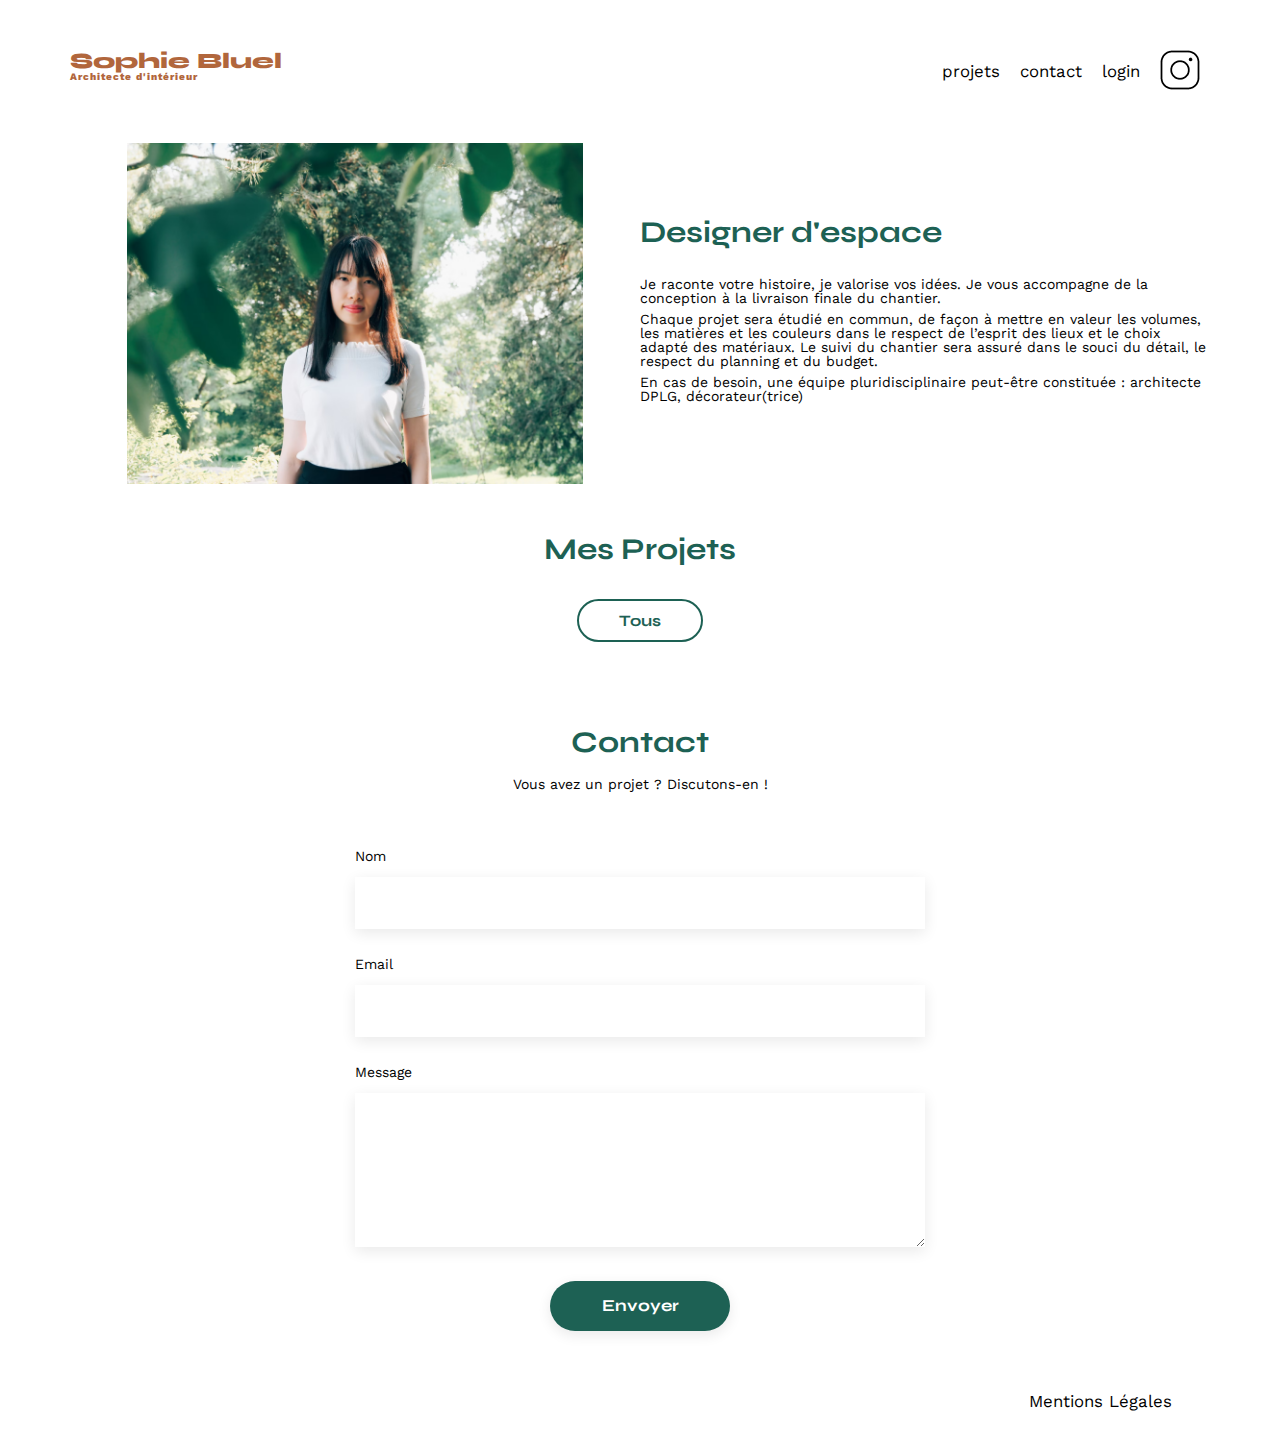
<file: FrontEnd/index.html>
<!DOCTYPE html>
<html lang="fr">
<head>
	<meta charset="UTF-8">
	<title>Sophie Bluel - Architecte d'intérieur</title>
	<meta name="viewport" content="width=device-width, initial-scale=1.0">
	<link rel="preconnect" href="https://fonts.googleapis.com">
	<link rel="preconnect" href="https://fonts.gstatic.com" crossorigin>
	<link href="https://fonts.googleapis.com/css2?family=Syne:wght@700;800&family=Work+Sans&display=swap" rel="stylesheet">
	<meta name="description" content="">
	<link rel="stylesheet" href="./assets/style.css">
	<link rel="stylesheet" href="https://cdnjs.cloudflare.com/ajax/libs/font-awesome/6.5.1/css/all.min.css">

	<!--**** Ajout de la source du script JS qui va être utiliser  -->
	<script src="script.js" defer></script>
</head>
<body>
	<div class="barreEdition">
		<i class="fa-solid fa-pen-to-square"></i>
		<span>Mode edition</span>
	</div>
<header>
	<h1>Sophie Bluel <span>Architecte d'intérieur</span></h1>
	<nav>
		<ul class="navigationLiens">
			<li id="retourProjets"><a>projets</a></li>
			<li><a>contact</a></li>
			<li id="login"><a href="login.html">login</a></li>
			<li>
				<a href="https://www.instagram.com" target="_blank">
				<img src="./assets/icons/instagram.png" alt="Instagram">
				</a>
			</li>
		</ul>
	</nav>
</header>
<main>
	<aside id="modale" class="modale">
		<div class="modale-wrapp">
			<i class="fa-solid fa-xmark fermetureModale"></i>
			<div class="premiereModale">
			    <h2 class="titleModal">Galerie photo</h2>
			    <div class="projetsMinia">
			    </div>
			    <div class="ligneETbtn">
				    <div class="ligneHorizontale"></div>
			        <button class="btnAdd">Ajouter une photo</button>
			    </div>
			</div>
			<div class="deuxiemeModale">
				<i class="fa-solid fa-arrow-left" id="retourPremiereModale"></i>
				<span class="titleModal">Ajout Photo</span>

				<form class="formulaireAjout" id="formulaireAjout">
					<span class="backgroundLogoAjout">
						<i class="fa-regular fa-image logoImage"></i>
						<label class="ajouterFichier" for="inputImage">
							<input type="file" id="inputImage" class="inputImage">
							<span class="ajouterImage">+ Ajouter Photo</span>
						</label>
						<span>jpg, png : 4mo max</span>
					</span>
					<div class="ajoutNewProjet">
						<label for="titreNewProjet">Titre</label>
						<input type="text" id="titreNewProjet">
	
						<label for="categorieNewProjet">Catégorie</label>
						<select id="categorieNewProjet"></select>
						<div class="ligneETajout">
							<div class="ligneHorizontale"></div>
							<button class="btnValiderNewProjet" type="submit">Valider</button>
						</div>
					</div>
					<div id="ErreurFormulaireEnvoie"></div>
				</form>
			</div>
		</div>
	</aside>
	<section id="introduction">
		<figure>
			<img src="./assets/images/sophie-bluel.png" alt="">
		</figure>
		<article>
			<h2>Designer d'espace</h2>
			<p>Je raconte votre histoire, je valorise vos idées. Je vous accompagne de la conception à la livraison finale du chantier.</p>
			<p>Chaque projet sera étudié en commun, de façon à mettre en valeur les volumes, les matières et les couleurs dans le respect de l’esprit des lieux et le choix adapté des matériaux. Le suivi du chantier sera assuré dans le souci du détail, le respect du planning et du budget.</p>
			<p>En cas de besoin, une équipe pluridisciplinaire peut-être constituée : architecte DPLG, décorateur(trice)</p>
		</article>
	</section>

	<section id="portfolio">
			<div class="boutonLogoAdd">
				<a href="#modale">
				     <i class="fa-solid fa-pen-to-square"></i>
				     <span id="modifierProjets">Modifier</span>
				</a>
			</div>
			<h2 id="filtresProjets">Mes Projets</h2>
		<div class="gallery" id="gallery">
		</div>
	</section>

	<section id="contact">
		<h2>Contact</h2>
		<p>Vous avez un projet ? Discutons-en !</p>
		<form action="#" method="post">
			<label for="name">Nom</label>
			<input type="text" name="name" id="name">
			<label for="email">Email</label>
			<input type="email" name="email" id="email">
			<label for="message">Message</label>
			<textarea name="message" id="message" cols="30" rows="10"></textarea>
			<input type="submit" value="Envoyer">
		</form>
	</section>
</main>

<footer>
	<nav>
		<ul>
			<li><a>Mentions Légales</a></li>
		</ul>
	</nav>
</footer>
</body>
</html>
</file>
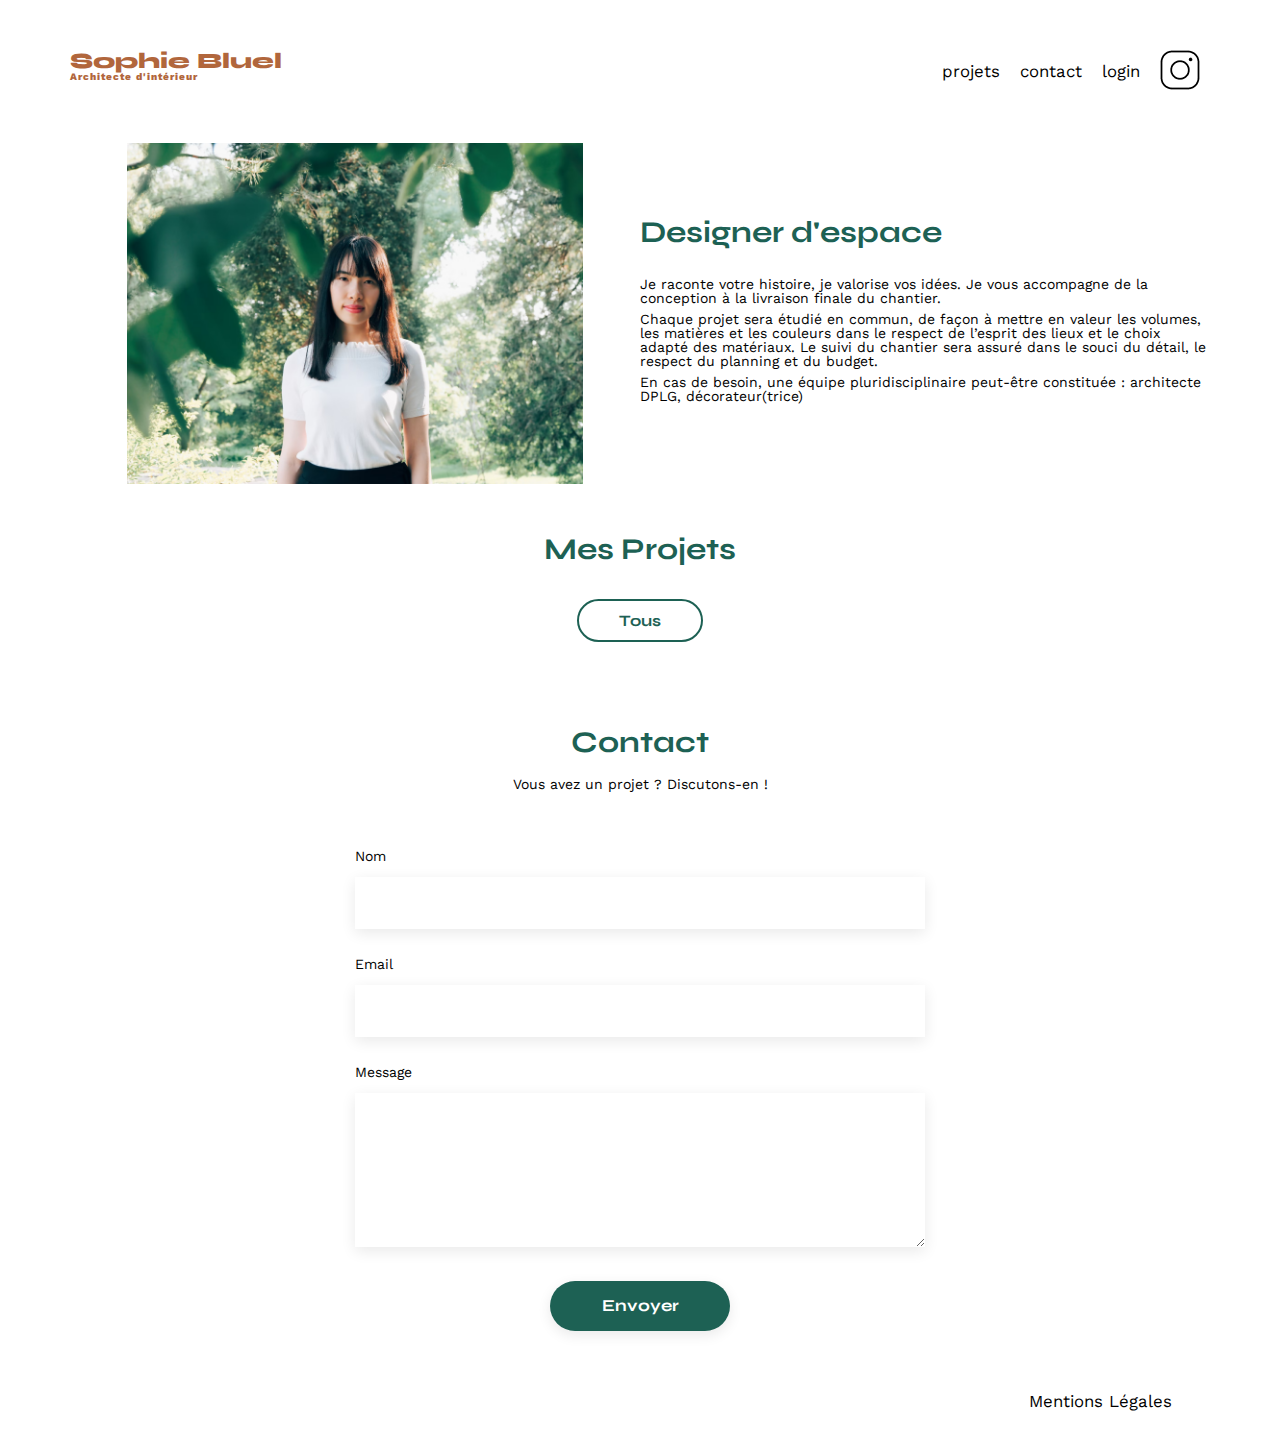
<file: Portfolio-architecte-sophie-bluel-master/FrontEnd/index.html>
<!DOCTYPE html>
<html lang="fr">
<head>
	<meta charset="UTF-8">
	<title>Sophie Bluel - Architecte d'intérieur</title>
	<meta name="viewport" content="width=device-width, initial-scale=1.0">
	<link rel="preconnect" href="https://fonts.googleapis.com">
	<link rel="preconnect" href="https://fonts.gstatic.com" crossorigin>
	<link href="https://fonts.googleapis.com/css2?family=Syne:wght@700;800&family=Work+Sans&display=swap" rel="stylesheet">
	<meta name="description" content="">
	<link rel="stylesheet" href="./assets/style.css">
	<link rel="stylesheet" href="https://cdnjs.cloudflare.com/ajax/libs/font-awesome/6.5.1/css/all.min.css">

	<!--**** Ajout de la source du script JS qui va être utiliser  -->
	<script src="script.js" defer></script>
</head>
<body>
<header>
	<h1>Sophie Bluel <span>Architecte d'intérieur</span></h1>
	<nav>
		<ul class="navigationLiens">
			<li id="retourProjets"><a>projets</a></li>
			<li><a>contact</a></li>
			<li id="login"><a href="login.html">login</a></li>
			<li>
				<a href="https://www.instagram.com" target="_blank">
				<img src="./assets/icons/instagram.png" alt="Instagram">
				</a>
			</li>
		</ul>
	</nav>
</header>
<main>
	<section id="introduction">
		<figure>
			<img src="./assets/images/sophie-bluel.png" alt="">
		</figure>
		<article>
			<h2>Designer d'espace</h2>
			<p>Je raconte votre histoire, je valorise vos idées. Je vous accompagne de la conception à la livraison finale du chantier.</p>
			<p>Chaque projet sera étudié en commun, de façon à mettre en valeur les volumes, les matières et les couleurs dans le respect de l’esprit des lieux et le choix adapté des matériaux. Le suivi du chantier sera assuré dans le souci du détail, le respect du planning et du budget.</p>
			<p>En cas de besoin, une équipe pluridisciplinaire peut-être constituée : architecte DPLG, décorateur(trice)</p>
		</article>
	</section>

	<section id="portfolio">
			<div class="boutonLogoAdd">
				<i class="fa-solid fa-pen-to-square"></i>
				<span id="modifierProjets">Modifier</span>
			</div>
			<h2 id="filtresProjets">Mes Projets</h2>
		<div class="gallery" id="gallery">
		</div>
	</section>

	<section id="contact">
		<h2>Contact</h2>
		<p>Vous avez un projet ? Discutons-en !</p>
		<form action="#" method="post">
			<label for="name">Nom</label>
			<input type="text" name="name" id="name">
			<label for="email">Email</label>
			<input type="email" name="email" id="email">
			<label for="message">Message</label>
			<textarea name="message" id="message" cols="30" rows="10"></textarea>
			<input type="submit" value="Envoyer">
		</form>
	</section>
</main>

<footer>
	<nav>
		<ul>
			<li><a>Mentions Légales</a></li>
		</ul>
	</nav>
</footer>
</body>
</html>
</file>
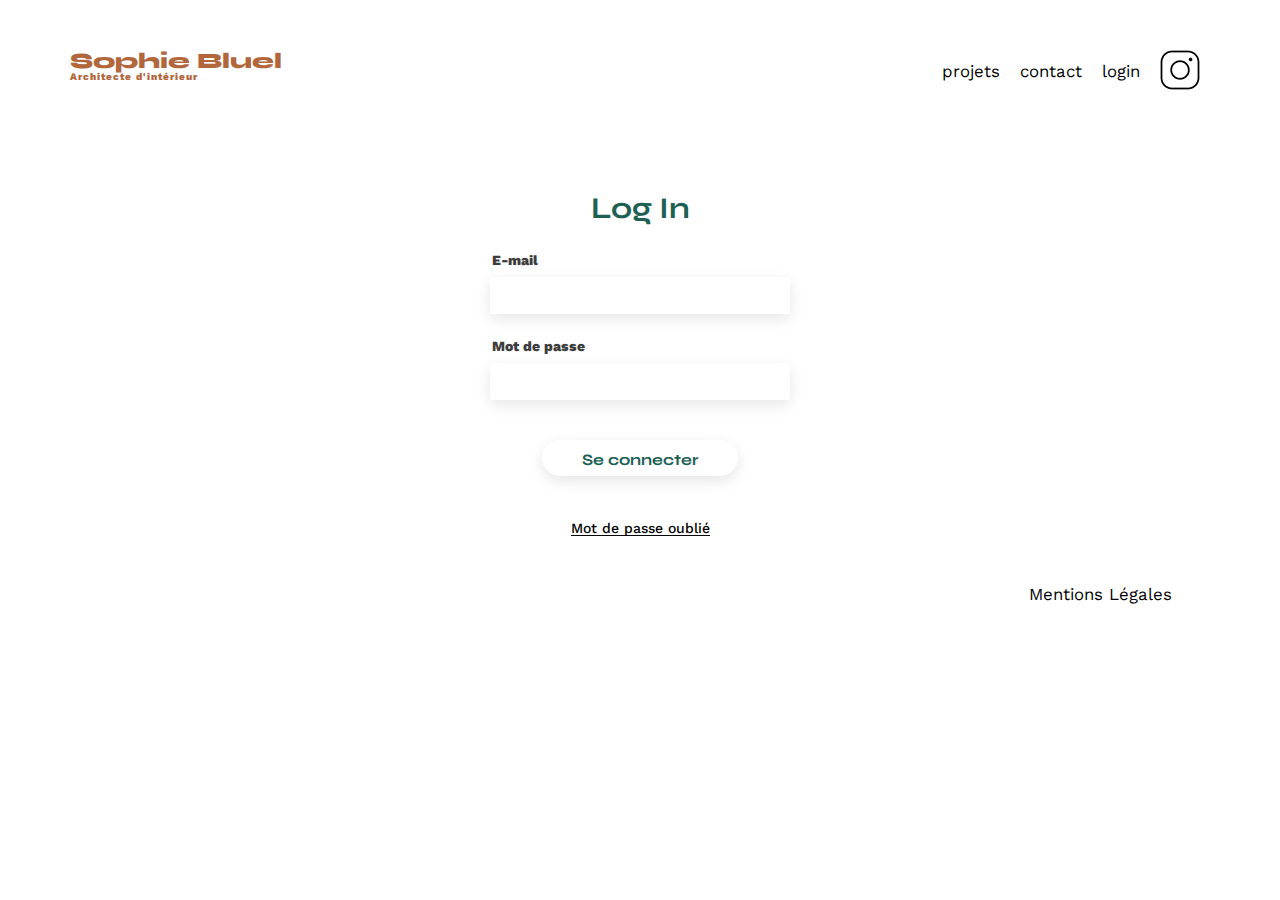
<file: FrontEnd/login.html>
<!DOCTYPE html>
<html lang="fr">
<head>
	<meta charset="UTF-8">
	<title>Sophie Bluel - Architecte d'intérieur</title>
	<meta name="viewport" content="width=device-width, initial-scale=1.0">
	<link rel="preconnect" href="https://fonts.googleapis.com">
	<link rel="preconnect" href="https://fonts.gstatic.com" crossorigin>
	<link href="https://fonts.googleapis.com/css2?family=Syne:wght@700;800&family=Work+Sans&display=swap" rel="stylesheet">
	<meta name="description" content="">
	<link rel="stylesheet" href="./assets/style.css">

	<!--**** Ajout de la source du script JS qui va être utiliser  -->
	<script src="login.js" defer></script>
</head>
<body>
<header>
    <h1>Sophie Bluel <span>Architecte d'intérieur</span></h1>
    <nav>
        <ul class="navigationLiens">
            <li id="retourProjets"><a>projets</a></li>
            <li><a>contact</a></li>
            <li id="login"><a>login</a></li>
            <li>
                <a href="https://www.instagram.com" target="_blank">
                <img src="./assets/icons/instagram.png" alt="Instagram">
                </a>
            </li>
        </ul>
    </nav>
</header>
<main>
    <section>
        <h2 class="titreLog">Log In</h2>
        <form class="inputsConnexion">

             <label for="EMAIL">E-mail </label>
             <input name="email" id="EMAIL" type="email">

             <label for="MDP">Mot de passe </label>
             <input name="password" id="MDP" type="password">

             <label for="boutonLogin"></label>
             <input class="boutonLogin" type="button" id="boutonLogin" value="Se connecter">

             <a class="mdpOublie">Mot de passe oublié</a>

        </form>
        <div id="errorEmail"></div>
        <div id="errorLogin">
        </div>
    </section>
</main>

<footer>
	<nav>
		<ul>
			<li><a>Mentions Légales</a></li>
		</ul>
	</nav>
</footer>
</body>
</html>
</file>
<file: FrontEnd/assets/style.css>
/* http://meyerweb.com/eric/tools/css/reset/
   v2.0 | 20110126
   License: none (public domain)
*/

html, body, div, span, applet, object, iframe,
h1, h2, h3, h4, h5, h6, p, blockquote, pre,
a, abbr, acronym, address, big, cite, code,
del, dfn, em, img, ins, kbd, q, s, samp,
small, strike, strong, sub, sup, tt, var,
b, u, i, center,
dl, dt, dd, ol, ul, li,
fieldset, form, label, legend,
table, caption, tbody, tfoot, thead, tr, th, td,
article, aside, canvas, details, embed,
figure, figcaption, footer, header, hgroup,
menu, nav, output, ruby, section, summary,
time, mark, audio, video {
	margin: 0;
	padding: 0;
	border: 0;
	font-size: 100%;
	font: inherit;
	vertical-align: baseline;
}
/* HTML5 display-role reset for older browsers */
article, aside, details, figcaption, figure,
footer, header, hgroup, menu, nav, section {
	display: block;
}
body {
	line-height: 1;
}
ol, ul {
	list-style: none;
}
blockquote, q {
	quotes: none;
}
blockquote:before, blockquote:after,
q:before, q:after {
	content: '';
	content: none;
}
table {
	border-collapse: collapse;
	border-spacing: 0;
}
/** end reset css**/
body {
	max-width: 1140px;
	margin:auto;
	font-family: 'Work Sans' ;
	font-size: 14px;
}
header {
	display: flex;
	justify-content: space-between;
	margin: 50px 0
}
section {
	margin: 50px 0
}

h1{
	display: flex;
	flex-direction: column;
	font-family: 'Syne';
	font-size: 22px;
	font-weight: 800;
	color: #B1663C
}

h1 > span {
	font-family: 'Work Sans';
	font-size:10px;
	letter-spacing: 0.1em;
;
}

h2{
	font-family: 'Syne';
	font-weight: 700;
	font-size: 30px;
	color: #1D6154
}
nav ul {
	display: flex;
	align-items: center;
	list-style-type: none;

}
nav li {
	padding: 0 10px;
	font-size: 1.2em;
}

li:hover {
	color: #B1663C;
}
#introduction {
	display: flex;
	align-items: center;
}
#introduction figure {
	flex: 1
}
#introduction img {
	display: block;
	margin: auto;
	width: 80%;
}

#introduction article {
	flex: 1
}
#introduction h2 {
	margin-bottom: 1em;
}

#introduction p {
	margin-bottom: 0.5em;
}
#portfolio h2 {
	text-align: center;
	margin-bottom: 1em;
}
.gallery {
	width: 100%;
	display: grid;
	grid-template-columns: 1fr 1fr 1fr;
	grid-column-gap: 20px;
	grid-row-gap: 20px;
}

.gallery img {
	width: 100%;

}
#contact {
	width: 50%;
margin: auto;
}
#contact > * {
	text-align: center;

}
#contact h2{
	margin-bottom: 20px;
}
#contact form {
	text-align: left;
	margin-top:30px;
	display: flex;
	flex-direction: column;
}

#contact input {
	height: 50px;
	font-size: 1.2em;
	border: none;
	box-shadow: 0px 4px 14px rgba(0, 0, 0, 0.09);
}
#contact label {
	margin: 2em 0 1em 0;
}
#contact textarea {
	border: none;
	box-shadow: 0px 4px 14px rgba(0, 0, 0, 0.09);
}

input[type="submit"]{
	font-family: 'Syne';
	font-weight: 700;
	color: white;
	background-color: #1D6154;
	margin : 2em auto ;
	width: 180px;
	text-align: center;
	border-radius: 60px ;
}

footer nav ul {
	display: flex;
	justify-content: flex-end;
	margin: 2em
}


/* Ajout style des bouttons de filtrage  */

.divdesfiltres {
	display: flex;
	flex-direction:row;
	justify-content: center;
	margin-bottom: 30px;
}

.boutonLogin, button, .ajouterFichier {
	color: #1D6154;
	background-color: white;
	border-radius: 60px;
	border-color: #1D6154;
	border: 2px solid #1D6154;
	margin: 5px;
	padding: 10px 40px;
	font-size: 16px;
	font-weight: 700;
	font-family: 'Syne';
	align-items: center;
}


.boutonLogin:hover, button:hover, .ajouterFichier:hover {
	color: white;
	background-color: #1D6154;
}

/* Page de Connexion */

.titreLog {
	width: auto;
	display: flex;
	justify-content: center;
	margin-top: 100px;
}

.inputsConnexion {
	margin-top: 30px;
	width: 100%;
	display: flex;
	align-items: center;
	flex-direction: column;
}

.inputsConnexion label {
	display: flex;
	margin-bottom: 10px;
	width: 26%;
	font-size: 14px;
	font-family: 'Work Sans';
	/* Initiative weight 800 car + concordant à la maquette */
	font-weight: 800;
	color: #3D3D3D;
	text-align: left;
}

.inputsConnexion input {
	margin-bottom: 25px;
	width: 26%;
	height: 35px;
	box-shadow: 0 5px 15px rgba(0, 0, 0, 0.1);
	text-decoration: none;
	border: transparent;
}

a, #login {
	cursor: pointer;
	text-decoration: none;
	color: black;
}
a:hover, #login:hover, #modifierProjets:hover {
	color: brown;
}

.mdpOublie {
	margin-top: 20px;
	border-bottom: solid 1px;
	font-weight: 500;
}

#boutonLogin {
	height: 36px;
	width: auto;
	cursor: pointer;
}

#errorLogin {
	color: red;
	font-weight: 900;
	display: flex;
	justify-content: center;
	position: relative;
	bottom: 130px;
}

#errorEmail {
	color: red;
	font-weight: 900;
	display: flex;
	justify-content: center;
	position: relative;
	bottom: 220px;
}

/* Barre edition quand utilisateur connecté  */

.barreEdition {
	background-color: black;
	color: white;
	font-size: 16px;
	font-weight: 400;
	position: absolute;
	height: 40px;
	left: 0;
	right: 0;
	top: 0;
	display: flex;
	align-items: center;
	justify-content: center;
	display: none;
}
.barreEdition span {
	margin-left: 10px;
}

/* Modale affichage ********/

.boutonLogoAdd {
	display: flex;
	width: 10%;
	position: absolute;
	right: 320px;
	top: 9px;
}

#modifierProjets {
	padding-left: 10px;
	color: black;
	font-weight: 500;
}
#portfolio {
	position: relative;
}


/***** Modale ******/


.modale {
	position: fixed;
	z-index: 2;
	width: 100%;
	height: 100%;
	background-color: rgba(0, 0, 0, 0.5);
	top: 0;
	left: 0;
	display: flex;
	text-align: center;
	justify-content: center;
	align-items: center;
	display: none;
}

.modale-wrapp {
	width: 40%;
	height: 550px;
	background-color: white;
	position: relative;
}

.fermetureModale {
	cursor: pointer;
	position: absolute;
	top: 30px;
	right: 30px;
}

.titleModal {
	font-family: 'Work Sans';
	font-weight: 400;
	color: black;
	font-size: 26px;
	padding-top: 60px;
}

.ligneETbtn {
	display: flex;
    flex-direction: column;
    align-items: center;
	margin: 0 auto;
	margin-top: 40px;
	width: 75%;
}

.ligneHorizontale {
	width: 100%;
	height: 1px;
	background-color: gray;
	margin-bottom: 20px;
}

.btnAdd {
	cursor: pointer;
}

/* Gestion des miniatures */

.projetsMinia {
	display: flex;
	flex-direction: row;
	flex-wrap: wrap;
	width: 75%;
	margin: 0 auto;
	padding-top: 10px;
	gap: 13px;
	justify-content: flex-start;
}

.containerImage {
	width: 70px;
	height: 10%;
	position: relative;
}

.projetsMinia img {
	margin-top: 10px;
	height: 90px;
	width: 100%;
}

.divIconeSuppression {
    display: flex;
    justify-content: center;
    align-items: center;
    position: absolute;
    top: 20px; 
    right: 5px;
	height: 10px;
	width: 20px;
	cursor: pointer;
}

.backgroundBlack {
    width: 20px;
    height: 20px;
    background-color: black;
	border-radius: 2px;
}

.iconDelete {
    color: white;
	position: absolute;
}

/* Deuxieme partie Modale */

.deuxiemeModale {
	display: flex;
	flex-direction: column;
	align-items: center;
	justify-content: center;
	display: none;
}

#retourPremiereModale {
	position: absolute;
	top: 30px;
	left: 30px;
	cursor: pointer;
}

.formulaireAjout {
	display: flex;
	flex-direction: column;
	align-items: center;
	justify-content: center;
	width: 75%;
	margin-top: 20px;
}

.backgroundLogoAjout {
	background-color: #E8F1F6;
	width: 95%;
	height: 170px;
	display: flex;
	flex-direction: column;
	align-items: center;
}

.logoImage {
	font-size: 70px;
	margin-top: 20px;
	color: #B9C5CC;
}

.ajouterFichier {
	width: 40%;
	height: 20px;
	display: flex;
	flex-direction: column;
	cursor: pointer;
}

.inputImage {
	width: 100%;
	opacity: 0;
}

.ajouterImage {
	margin-top: -17px ;
	font-size: 14px;
}

.ajoutNewProjet {
	width: 95%;
	display: flex;
	flex-direction: column;
}

.ajoutNewProjet label {
	display: flex;
	justify-content: flex-start;
	margin-top: 20px;
	margin-bottom: 10px;
	color: #3D3D3D;
	font-size: 14px;
	font-weight: 800;
}

.ajoutNewProjet input, select {
	height: 30px;
	border: none;
	outline: none;
	box-shadow: 0 4px 6px rgba(0, 0, 0, 0.3);
	padding-left: 10px;
	color: #3D3D3D;
	font-size: 14px;
	font-weight: 400;
}

select {
	height: 35px;
}

.btnValiderNewProjet {
	cursor: pointer;
	width: 65%;
}

.ligneETajout {
	margin: 0 auto;
	margin-top: 40px;
	width: 100%;

}

/* Formulaire envoie des nouveaux fichiers*/

#ErreurFormulaireEnvoie {
	display: flex;
	color: red;
	font-weight: 800;
	position: absolute;
	bottom: 90px;
}
</file>
<file: Portfolio-architecte-sophie-bluel-master/FrontEnd/assets/style.css>
/* http://meyerweb.com/eric/tools/css/reset/
   v2.0 | 20110126
   License: none (public domain)
*/

html, body, div, span, applet, object, iframe,
h1, h2, h3, h4, h5, h6, p, blockquote, pre,
a, abbr, acronym, address, big, cite, code,
del, dfn, em, img, ins, kbd, q, s, samp,
small, strike, strong, sub, sup, tt, var,
b, u, i, center,
dl, dt, dd, ol, ul, li,
fieldset, form, label, legend,
table, caption, tbody, tfoot, thead, tr, th, td,
article, aside, canvas, details, embed,
figure, figcaption, footer, header, hgroup,
menu, nav, output, ruby, section, summary,
time, mark, audio, video {
	margin: 0;
	padding: 0;
	border: 0;
	font-size: 100%;
	font: inherit;
	vertical-align: baseline;
}
/* HTML5 display-role reset for older browsers */
article, aside, details, figcaption, figure,
footer, header, hgroup, menu, nav, section {
	display: block;
}
body {
	line-height: 1;
}
ol, ul {
	list-style: none;
}
blockquote, q {
	quotes: none;
}
blockquote:before, blockquote:after,
q:before, q:after {
	content: '';
	content: none;
}
table {
	border-collapse: collapse;
	border-spacing: 0;
}
/** end reset css**/
body {
	max-width: 1140px;
	margin:auto;
	font-family: 'Work Sans' ;
	font-size: 14px;
}
header {
	display: flex;
	justify-content: space-between;
	margin: 50px 0
}
section {
	margin: 50px 0
}

h1{
	display: flex;
	flex-direction: column;
	font-family: 'Syne';
	font-size: 22px;
	font-weight: 800;
	color: #B1663C
}

h1 > span {
	font-family: 'Work Sans';
	font-size:10px;
	letter-spacing: 0.1em;
;
}

h2{
	font-family: 'Syne';
	font-weight: 700;
	font-size: 30px;
	color: #1D6154
}
nav ul {
	display: flex;
	align-items: center;
	list-style-type: none;

}
nav li {
	padding: 0 10px;
	font-size: 1.2em;
}

li:hover {
	color: #B1663C;
}
#introduction {
	display: flex;
	align-items: center;
}
#introduction figure {
	flex: 1
}
#introduction img {
	display: block;
	margin: auto;
	width: 80%;
}

#introduction article {
	flex: 1
}
#introduction h2 {
	margin-bottom: 1em;
}

#introduction p {
	margin-bottom: 0.5em;
}
#portfolio h2 {
	text-align: center;
	margin-bottom: 1em;
}
.gallery {
	width: 100%;
	display: grid;
	grid-template-columns: 1fr 1fr 1fr;
	grid-column-gap: 20px;
	grid-row-gap: 20px;
}

.gallery img {
	width: 100%;

}
#contact {
	width: 50%;
margin: auto;
}
#contact > * {
	text-align: center;

}
#contact h2{
	margin-bottom: 20px;
}
#contact form {
	text-align: left;
	margin-top:30px;
	display: flex;
	flex-direction: column;
}

#contact input {
	height: 50px;
	font-size: 1.2em;
	border: none;
	box-shadow: 0px 4px 14px rgba(0, 0, 0, 0.09);
}
#contact label {
	margin: 2em 0 1em 0;
}
#contact textarea {
	border: none;
	box-shadow: 0px 4px 14px rgba(0, 0, 0, 0.09);
}

input[type="submit"]{
	font-family: 'Syne';
	font-weight: 700;
	color: white;
	background-color: #1D6154;
	margin : 2em auto ;
	width: 180px;
	text-align: center;
	border-radius: 60px ;
}

footer nav ul {
	display: flex;
	justify-content: flex-end;
	margin: 2em
}


/* Ajout style des bouttons de filtrage  */

.divdesfiltres {
	display: flex;
	flex-direction:row;
	justify-content: center;
	margin-bottom: 30px;
}

.boutonLogin, button {
	color: #1D6154;
	background-color: white;
	border-radius: 60px;
	border-color: #1D6154;
	border: 2px solid #1D6154;
	margin: 5px;
	padding: 10px 40px;
	font-size: 16px;
	font-weight: 700;
	font-family: 'Syne';
	align-items: center;
}


.boutonLogin:hover, button:hover {
	color: white;
	background-color: #1D6154;
}

/* Page de Connexion */

.titreLog {
	width: auto;
	display: flex;
	justify-content: center;
	margin-top: 100px;
}

.inputsConnexion {
	margin-top: 30px;
	width: 100%;
	display: flex;
	align-items: center;
	flex-direction: column;
}

.inputsConnexion label {
	display: flex;
	margin-bottom: 10px;
	width: 26%;
	font-size: 14px;
	font-family: 'Work Sans';
	/* Initiative weight 800 car + concordant à la maquette */
	font-weight: 800;
	color: #3D3D3D;
	text-align: left;
}

.inputsConnexion input {
	margin-bottom: 25px;
	width: 26%;
	height: 35px;
	box-shadow: 0 5px 15px rgba(0, 0, 0, 0.1);
	text-decoration: none;
	border: transparent;
}

a, #login {
	cursor: pointer;
	text-decoration: none;
	color: black;
}
a:hover, #login:hover {
	color: brown;
}

.mdpOublie {
	margin-top: 20px;
	border-bottom: solid 1px;
	font-weight: 500;
}

#boutonLogin {
	height: 36px;
	width: auto;
	cursor: pointer;
}

#errorLogin {
	color: red;
	font-weight: 900;
	display: flex;
	justify-content: center;
	position: relative;
	bottom: 130px;
}

#errorEmail {
	color: red;
	font-weight: 900;
	display: flex;
	justify-content: center;
	position: relative;
	bottom: 220px;
}


/* Modale ********/



.boutonLogoAdd {
	display: flex;
	width: 10%;
	position: absolute;
	right: 320px;
	top: 9px;
}

#modifierProjets {
	padding-left: 10px;
	color: black;
	font-weight: 500;
}
#portfolio {
	position: relative;
}
</file>
